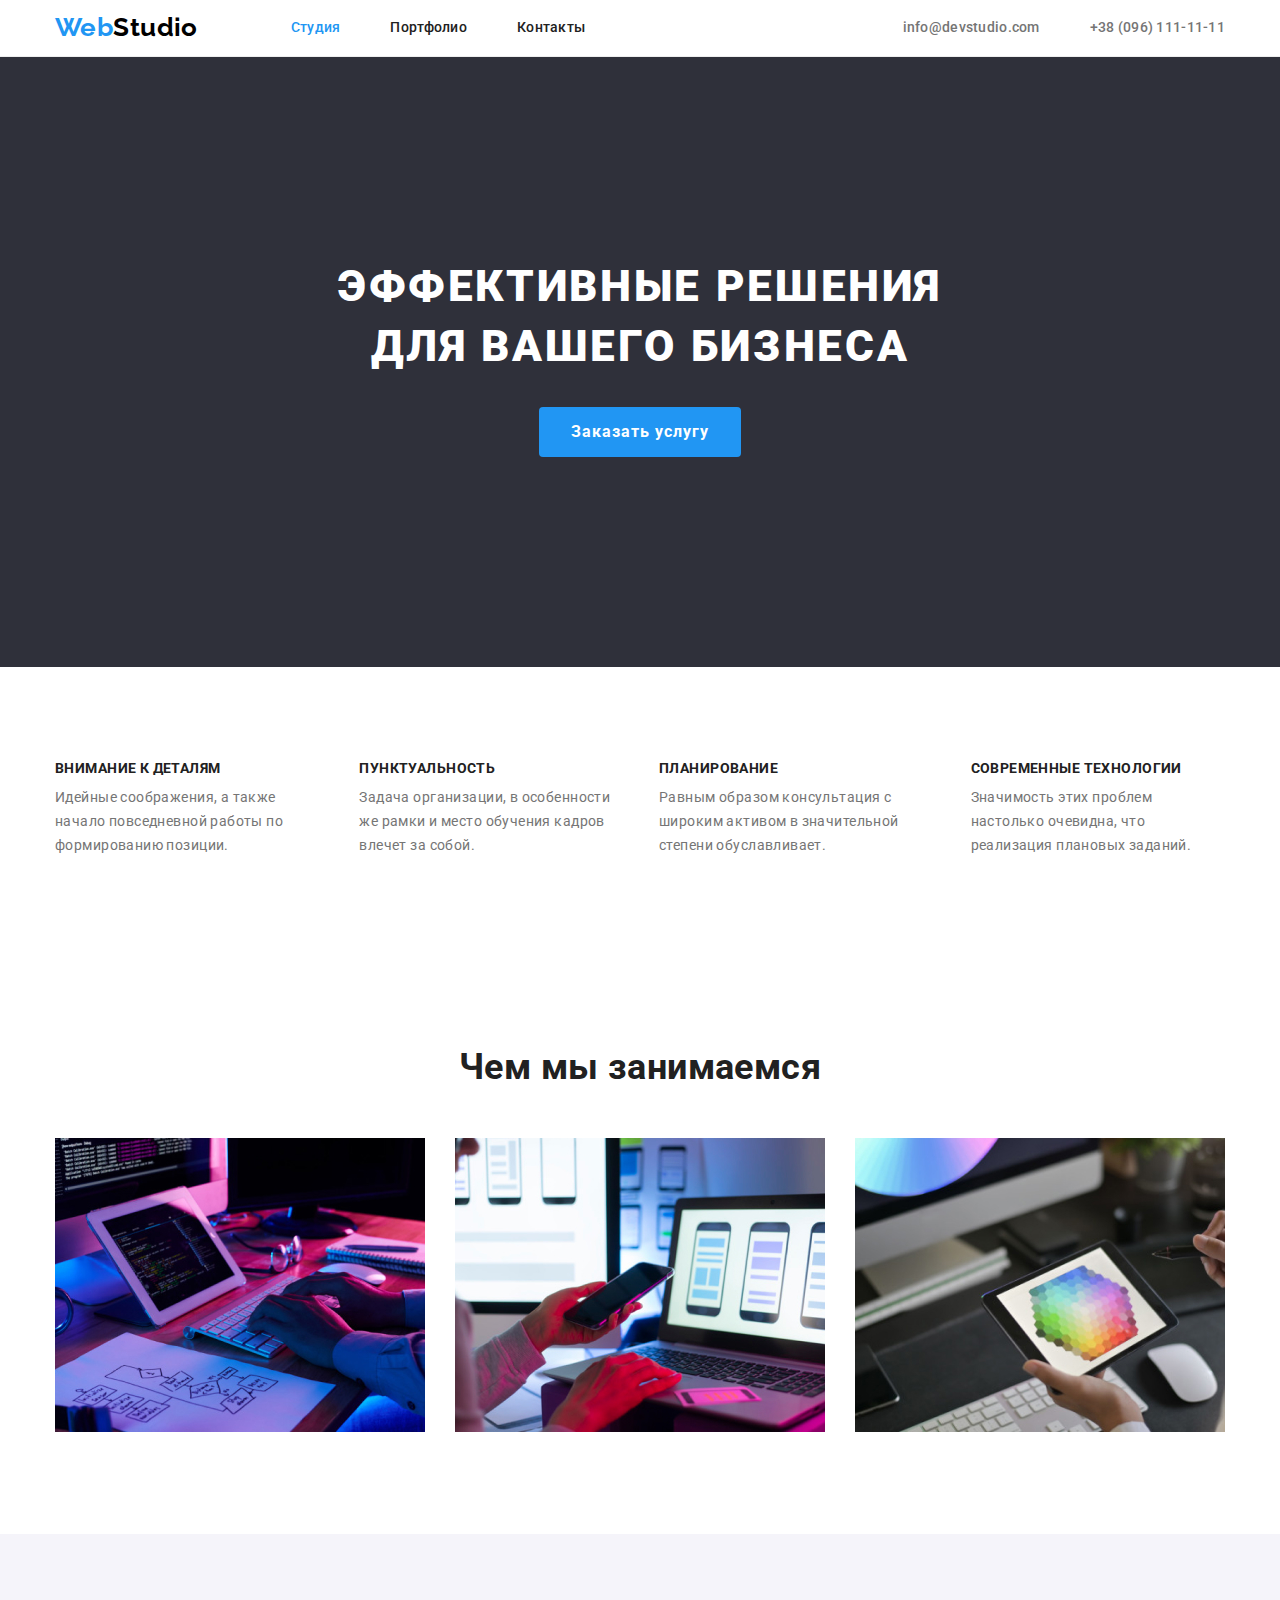
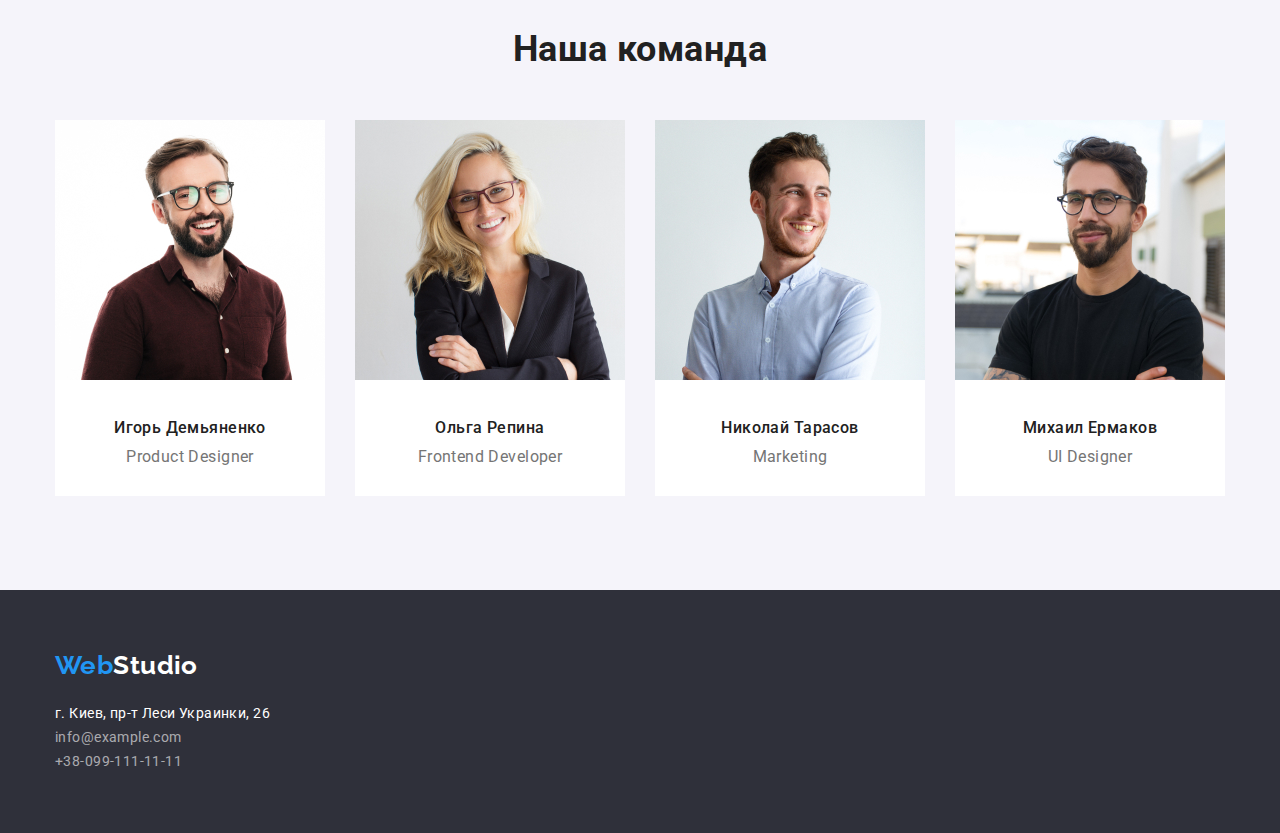
<file: index.html>
<!DOCTYPE html>
<html lang="en">
  <head>
    <meta charset="utf-8" />
    <meta name="description" content="Изучение основ HTML5 для новичков" />
    <title>PageMaket</title>
    <link
      href="https://fonts.googleapis.com/css2?family=Raleway:wght@700&family=Roboto:wght@400;500;700;900&display=swap"
      rel="stylesheet"
    />
    <!-- Нормализатор -->
    <link
      rel="stylesheet"
      href="https://cdnjs.cloudflare.com/ajax/libs/modern-normalize/0.7.0/modern-normalize.min.css"
    />

    <link rel="stylesheet" href="./css/style.css" />
  </head>

  <body class="body">
    <!--Шапка сайта-->
    <header class="header">
      <div class="container menu">
      <nav class="nav">
        <a href="./index.html" class="logo"
          ><span class="accent-logo">Web</span>Studio</a
        >

        <ul class="site-nav list">
          <li class="item"><a href="./index.html" class="link-current">Студия</a></li>
          <li class="item"><a href="./portfolio.html" class="link">Портфолио</a></li>
          <li class="item"><a href="" class="link">Контакты</a></li>
        </ul>
      </nav>

      <ul class="adress list">
        <li class="item">
          <a href="mailto:info@devstudio.com" class="email-tel"
            >info@devstudio.com</a
          >
        </li>
        <li class="item">
          <a href="tel:+38096-111-11-11" class="email-tel"
            >+38 (096) 111-11-11</a
          >
        </li>
      </ul>
    </div>
    </header>
    <main>
      <!--Герой-->
      <section class="hero">
        <h1 class="hero-title">
          Эффективные решения <br />
          для вашего бизнеса
        </h1>
        <button type="button" class="hero-button">Заказать услугу</button>
      </section>
      <!--Наши особенности-->
      <section class="section-feature">
        <div class="container">
        <!-- <h2 class="section-title">Особенности</h2> -->
        <ul class="list-feature list">
          <li class="feature">
            <h3 class="list-title">Внимание к деталям</h3>
            <p>
              Идейные соображения, а также начало повседневной работы по
              формированию позиции.
            </p>
          </li>
          <li class="feature">
            <h3 class="list-title">Пунктуальность</h3>
            <p>
              Задача организации, в особенности же рамки и место обучения кадров
              влечет за собой.
            </p>
          </li>
          <li class="feature">
            <h3 class="list-title">Планирование</h3>
            <p>
              Равным образом консультация с широким активом в значительной
              степени обуславливает.
            </p>
          </li>
          <li class="feature">
            <h3 class="list-title">Современные технологии</h3>
            <p>
              Значимость этих проблем настолько очевидна, что реализация
              плановых заданий.
            </p>
          </li>
        </ul>
      </div>
      </section>
      <!--Примеры работ-->
      <section class="section">
        <div class="container">
        <h2 class="section-title">Чем мы занимаемся</h2>
        <ul class="list-example list">
          <li class="example">
            <a  href="" class="picture"
              ><img
                src="./index_images/box1.jpg"
                alt="Рабочее место"
                width="370"
              />
            </a>
          </li>
          <li class="example">
            <a href="" class="picture"
              ><img
                src="./index_images/box2.jpg"
                alt="Ноутбук и айфон"
                width="370"
              />
            </a>
          </li>
          <li class="example">
            <a href="" class="picture"
              ><img src="./index_images/box3.jpg" alt="Планшет" width="370" />
            </a>
          </li>
        </ul>
      </div>
      </section>
      <!--Наша команда-->
      <section class="section-team">
        <div class="container">
        <h2 class="section-title">Наша команда</h2>
        <ul class="list-team list">
          <li class="team">
              <img
              src="./index_images/img_team1.jpg"
              alt="Фото мальчика"
              width="270"
            />
            <h3 class="list-title">Игорь Демьяненко</h3>
            <p class="text">Product Designer</p>
          </li>
          <li class="team">
               <img
              src="./index_images/img_team2.jpg"
              alt="Фото девочки"
              width="270"
            />
            <h3 class="list-title">Ольга Репина</h3>
            <p class="text">Frontend Developer</p>
          </li>
          <li class="team">
                <img
              src="./index_images/img_team3.jpg"
              alt="Фото мальчика"
              width="270"
            />
            <h3 class="list-title">Николай Тарасов</h3>
            <p class="text">Marketing</p>
          </li>
          <li class="team">
                        <img
              src="./index_images/img_team4.jpg"
              alt="Фото мальчика"
              width="270"
            />
            <h3 class="list-title">Михаил Ермаков</h3>
            <p class="text">UI Designer</p>
          </li> 
        </ul>
      </div>
      </section>
    </main>
    <!--Футер-->
    <footer class="footer">
      <div class="container"> 
      <a href="/" class="logo"><span class="accent-logo">Web</span>Studio</a>
      <address class="adress">
        г. Киев, пр-т Леси Украинки, 26 <br />
        <a href="mailto:info@example.com" class="email-tel">info@example.com</a>
        <br />
        <a href="tel:+38-099-111-11-11" class="email-tel">+38-099-111-11-11</a>
      </address>
     </div> 
    </footer>
  </body>
</html>
</file>
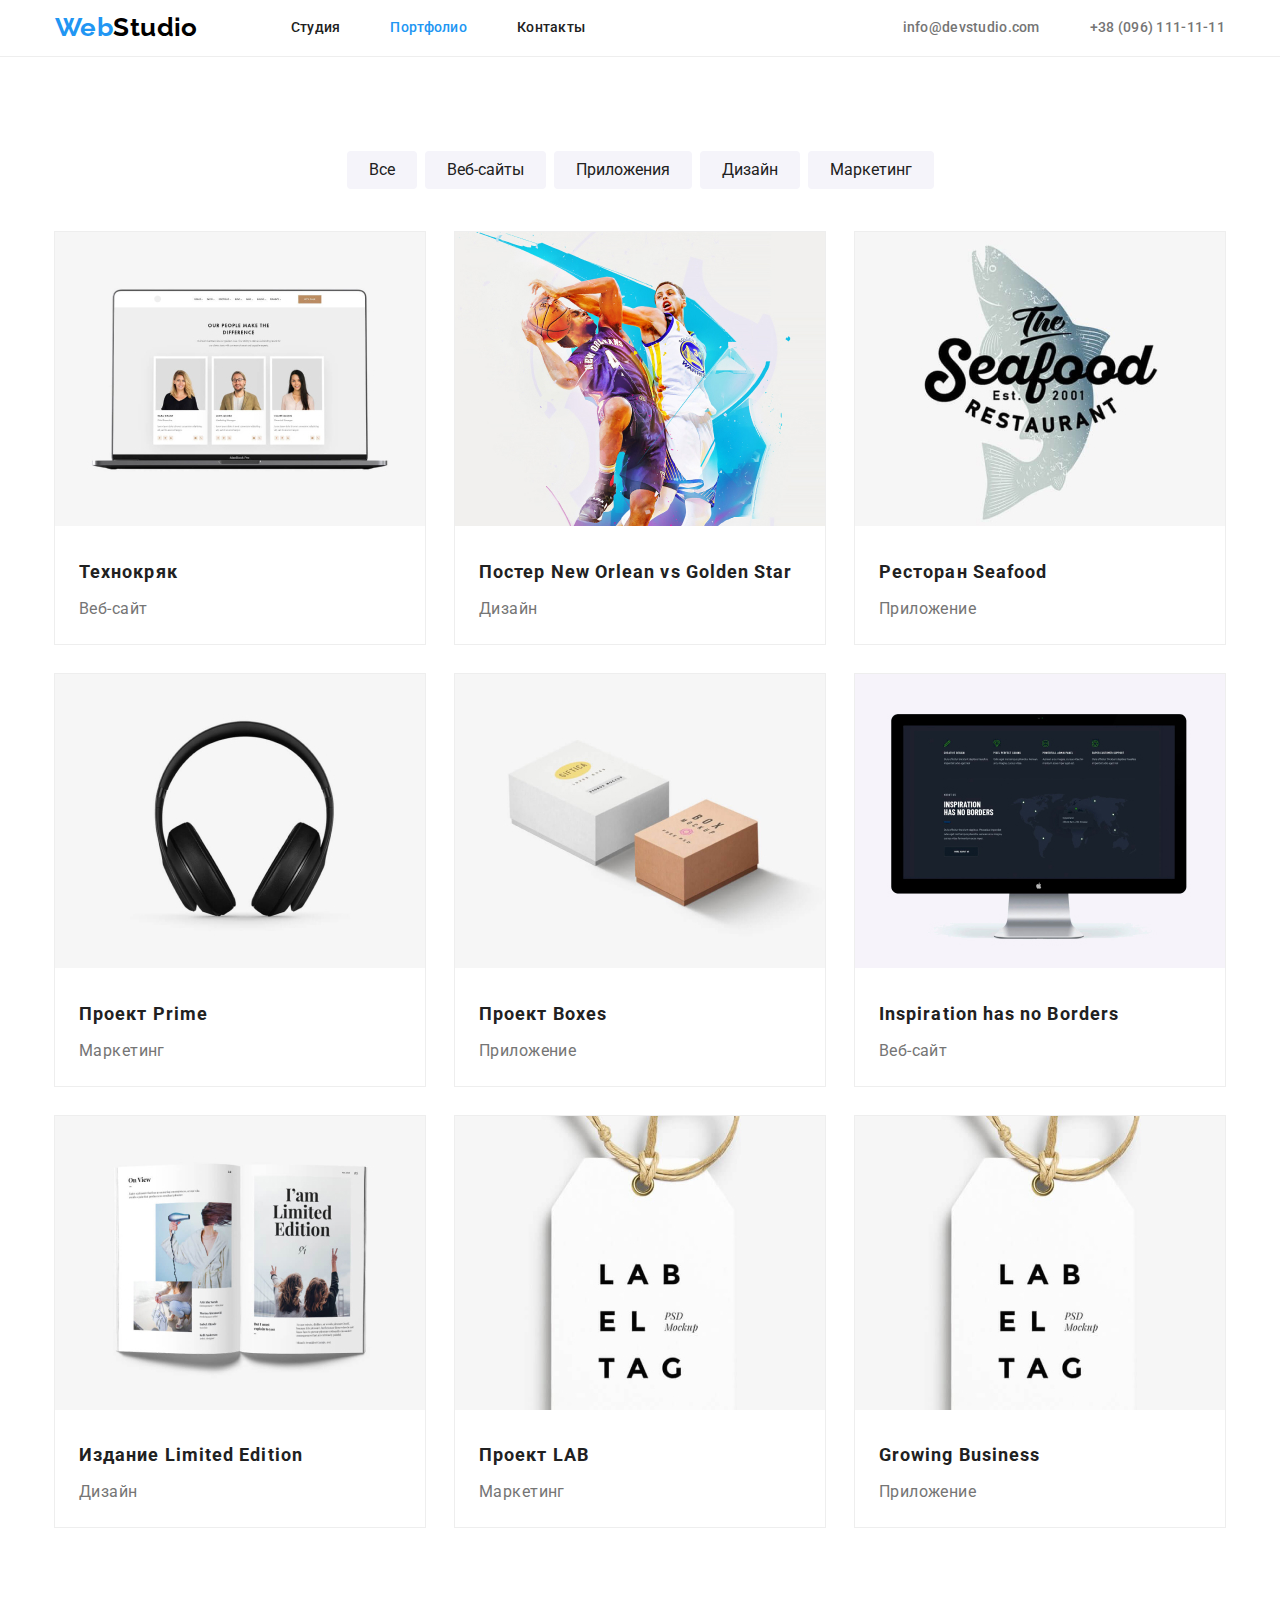
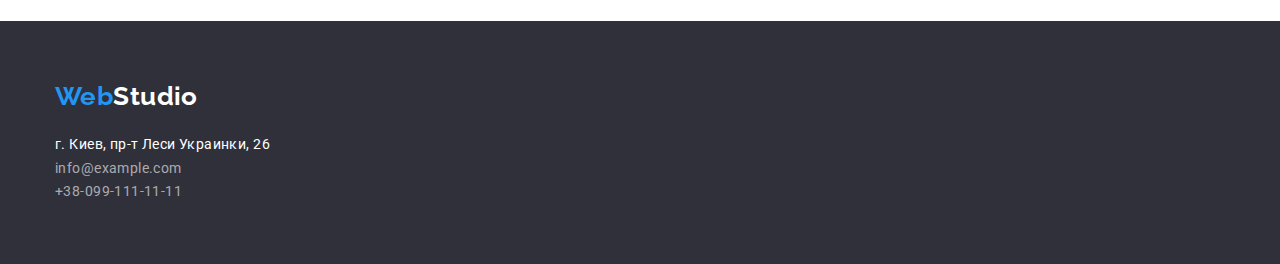
<file: portfolio.html>
<!DOCTYPE html>
<html lang="en">
  <head>
    <meta charset="UTF-8" />
    <meta name="viewport" content="width=device-width, initial-scale=1.0" />
    <title>Portfolio</title>
    <link
      href="https://fonts.googleapis.com/css2?family=Raleway:wght@700&family=Roboto:wght@400;500;700;900&display=swap"
      rel="stylesheet"
    />
    <link
      rel="stylesheet"
      href="https://cdnjs.cloudflare.com/ajax/libs/modern-normalize/0.7.0/modern-normalize.min.css"
    />

    <link rel="stylesheet" href="./css/style.css" />
  </head>

  <body class="body">
    <!--Шапка сайта-->
    <header class="header">
      <div class="container menu">
        <nav class="nav">
          <a href="./index.html" class="logo"
            ><span class="accent-logo">Web</span>Studio</a
          >

          <ul class="site-nav list">
            <li class="item"><a href="./index.html" class="link">Студия</a></li>
            <li class="item">
              <a href="./portfolio.html" class="link-current">Портфолио</a>
            </li>
            <li class="item"><a href=" " class="link">Контакты</a></li>
          </ul>
        </nav>

        <ul class="adress list">
          <li class="item">
            <a href="mailto:info@devstudio.com" class="email-tel"
              >info@devstudio.com</a
            >
          </li>
          <li class="item">
            <a href="tel:+38096-111-11-11" class="email-tel"
              >+38 (096) 111-11-11</a
            >
          </li>
        </ul>
      </div>
    </header>
    <main>
      <!--Портфолио-->
      <!-- <h1>Виды работ</h1> -->
      <div class="container-filter">
        <ul class="portfolio list">
          <li class="filter">
            <button type="button" class="button">Все</button>
          </li>
          <li class="filter">
            <button type="button" class="button">Веб-сайты</button>
          </li>
          <li class="filter">
            <button type="button" class="button">Приложения</button>
          </li>
          <li class="filter">
            <button type="button" class="button">Дизайн</button>
          </li>
          <li class="filter">
            <button type="button" class="button">Маркетинг</button>
          </li>
        </ul>
      </div>
      <section class="section-gallery">
        <div class="container">
          <ul class="list-gallery list">
            <li class="gallery">
              <a href="" class="picture"
                ><img
                  src="./portfolio_images/img1.jpg"
                  alt="фото людей"
                  width="370"
                />
              </a>
              <h3 class="name-project">Технокряк</h3>
              <p class="name-work">Веб-сайт</p>
            </li>
            <li class="gallery">
              <a href="" class="picture"
                ><img
                  src="./portfolio_images/img2.jpg"
                  alt="спортсмены"
                  width="370"
                />
              </a>
              <h3 class="name-project">Постер New Orlean vs Golden Star</h3>
              <p class="name-work">Дизайн</p>
            </li>
            <li class="gallery">
              <a href="" class="picture"
                ><img
                  src="./portfolio_images/img3.jpg"
                  alt="лого ресторана"
                  width="370"
                />
              </a>
              <h3 class="name-project">Ресторан Seafood</h3>
              <p class="name-work">Приложение</p>
            </li>
            <li class="gallery">
              <a href="" class="picture"
                ><img
                  src="./portfolio_images/img4.jpg"
                  alt="наушники"
                  width="370"
                />
              </a>
              <h3 class="name-project">Проект Prime</h3>
              <p class="name-work">Маркетинг</p>
            </li>
            <li class="gallery">
              <a href="" class="picture"
                ><img
                  src="./portfolio_images/img5.jpg"
                  alt="коробки"
                  width="370"
                />
              </a>
              <h3 class="name-project">Проект Boxes</h3>
              <p class="name-work">Приложение</p>
            </li>
            <li class="gallery">
              <a href="" class="picture"
                ><img
                  src="./portfolio_images/img6.jpg"
                  alt="монитор"
                  width="370"
                />
              </a>
              <h3 class="name-project">Inspiration has no Borders</h3>
              <p class="name-work">Веб-сайт</p>
            </li>
            <li class="gallery">
              <a href="" class="picture"
                ><img
                  src="./portfolio_images/img7.jpg"
                  alt="журнал"
                  width="370"
                />
              </a>
              <h3 class="name-project">Издание Limited Edition</h3>
              <p class="name-work">Дизайн</p>
            </li>
            <li class="gallery">
              <a href="" class="picture"
                ><img
                  src="./portfolio_images/img8.jpg"
                  alt="лэйба"
                  width="370"
                />
              </a>
              <h3 class="name-project">Проект LAB</h3>
              <p class="name-work">Маркетинг</p>
            </li>
            <li class="gallery">
              <a href="" class="picture"
                ><img
                  src="./portfolio_images/img9.jpg"
                  alt="наушники"
                  width="370"
                />
              </a>
              <h3 class="name-project">Growing Business</h3>
              <p class="name-work">Приложение</p>
            </li>
          </ul>
        </div>
      </section>
    </main>
    <!--Футер-->
    <footer class="footer">
      <div class="container">
        <a href="/" class="logo"><span class="accent-logo">Web</span>Studio</a>
        <address class="adress">
          г. Киев, пр-т Леси Украинки, 26 <br />
          <a href="mailto:info@example.com" class="email-tel"
            >info@example.com</a
          >
          <br />
          <a href="tel:+38-099-111-11-11" class="email-tel"
            >+38-099-111-11-11</a
          >
        </address>
      </div>
    </footer>
  </body>
</html>
</file>
<file: css/style.css>
:root {
  --primary-text-colour: #757575;
  --title-text-colour: #212121;
  --accent-colour: #2196f3;
  --footer-text-colour: #ffffff;
  --background-buton: #f5f4fa;
  --primary-background-color: #e5e5e5;
  --sec-background-color: #f5f4fa;
  --background-header: #ffffff;
  --background-footer-hero: #2f303a;
}

.header {
  background-color: var(--background-header);
  border-bottom: 1px solid #eeeeee;
}

.body {
  /* background-color: var(--primary-background-color); */
  color: var(--primary-text-colour);
  font-family: Roboto, sans-serif;
  font-size: 14px;
  font-weight: 400;
  letter-spacing: 0.03em;
  line-height: 1.71;
  font-style: normal;
}

.accent-logo {
  color: var(--accent-colour);
}

.logo {
  color: #000000;
  font-family: Raleway, sans-serif;
  font-style: normal;
  font-weight: 700;
  font-size: 26px;
  line-height: 1.2;
  text-decoration: none;
}

footer .logo {
  color: #ffffff;
  font-family: Raleway, sans-serif;
  padding-bottom: 20px;
  display: block;
}

.list {
  list-style: none;
  padding: 0;
  margin: 0;
}

.list-feature {
  display: flex;
  flex: flex-wrap;
}

.feature {
  width: calc ((100%-90px)/4);
  margin-right: 30px;
}

.feature:nth-child(4n) {
  margin-right: 0;
}

.header .email-tel {
  color: var(--primary-text-colour);
  font-weight: 500;
  line-height: 1.2;
  letter-spacing: 0.02em;
  text-decoration: none;
}

.header .email-tel:hover,
.header .email-tel:focus {
  color: var(--accent-colour);
}

.section-team {
  background-color: var(--sec-background-color);
}

.link {
  display: block;
  padding-top: 20px;
  padding-bottom: 20px;

  color: var(--title-text-colour);
  font-weight: 500;
  line-height: 1.14;
  letter-spacing: 0.02em;
  text-decoration: none;
}

.link:hover,
.link:focus {
  color: var(--accent-colour);
}
.link-current {
  display: block;
  padding-top: 20px;
  padding-bottom: 20px;

  color: var(--accent-colour);
  font-weight: 500;
  line-height: 1.14;
  letter-spacing: 0.02em;
  text-decoration: none;
}
.section-title {
  color: var(--title-text-colour);
  font-weight: 700;
  font-size: 36px;
  line-height: 1.17;
  text-align: center;
  margin: 0;
  padding-top: 94px;
  padding-bottom: 50px;
}

.hero {
  background-color: var(--background-footer-hero);
  text-align: center;
  padding-top: 200px;
  padding-bottom: 210px;
  /* outline: 1px solid red; */
}
.hero-title {
  color: #ffffff;
  font-weight: 900;
  font-size: 44px;
  line-height: 1.36;
  letter-spacing: 0.06em;
  text-transform: uppercase;
  margin: 0;
  padding-bottom: 30px;
  /* outline: 1px solid red; */
}

.section {
  padding-bottom: 94px;
}
.section-feature {
  padding-bottom: 94px;
  padding-top: 94px;
}

.section-feature .list-title {
  color: var(--title-text-colour);
  font-size: 14px;
  font-weight: 700;
  line-height: 1.14;
  text-transform: uppercase;
  margin: 0;
  padding-bottom: 10px;
}

.section-team .list-title {
  text-align: center;
  color: var(--title-text-colour);
  font-weight: 500;
  font-size: 16px;
  line-height: 1.19;
  margin: 0;
  padding-top: 30px;
  padding-bottom: 10px;
}

.section-team .text {
  text-align: center;
  padding-bottom: 30px;
  font-size: 16px;
  line-height: 1.19;
  margin-top: 0;
  margin-bottom: 0;
}

.footer {
  background-color: var(--background-footer-hero);
  padding-top: 60px;
  padding-bottom: 60px;
}

.adress {
  display: flex;
  margin-left: auto;
  color: #ffffff;
  font-style: normal;
}

.footer .adress {
  display: block;
}

.footer .email-tel {
  color: rgba(255, 255, 255, 0.6);
  text-decoration: none;
}
.email-tel:hover,
.email-tel:focus {
  color: var(--accent-colour);
}

.button {
  border-radius: 4px;
  padding: 6px 22px;
  color: var(--title-text-colour);
  background-color: var(--sec-background-color);
  font-size: 16px;
  line-height: 1.62;
  font-family: inherit;
  border: none;
}
.button:hover,
.button:focus {
  color: #ffffff;
  background-color: var(--accent-colour);
}

.hero-button {
  border-radius: 4px;
  padding: 10px 32px;
  border-width: 0;
  color: #ffffff;
  background-color: var(--accent-colour);
  font-weight: 700;
  font-size: 16px;
  line-height: 1.87;
  letter-spacing: 0.06em;
  font-family: inherit;
  /* outline: 1px solid red; */
}

.name-work {
  font-size: 16px;
  line-height: 1.87;
  padding-bottom: 20px;
  padding-left: 24px;
}
.name-project {
  color: var(--title-text-colour);
  font-weight: bold;
  font-size: 18px;
  line-height: 2;
  letter-spacing: 0.06em;
  padding-top: 20px;
  padding-bottom: 4px;
  padding-left: 24px;
  margin: 0px;
}

.container {
  width: 1200px;
  padding-left: 15px;
  padding-right: 15px;
  margin-left: auto;
  margin-right: auto;
  /* outline: 1px solid red; */
}

.container-filter {
  margin-left: auto;
  margin-right: auto;
  /* outline: 1px solid red; */
}
.container-filter .list {
  display: flex;
  justify-content: center;
  margin-top: 94px;
  margin-bottom: 43px;
}

p {
  margin-top: 0;
  margin-bottom: 0;
}
.nav {
  display: flex;
  align-items: center;
}
.site-nav {
  display: flex;
  margin-left: 93px;
}

.site-nav .item + .item {
  margin-left: 50px;
}
.adress .item + .item {
  margin-left: 50px;
}

.menu {
  display: flex;
  align-items: center;
}

.section-gallery {
  padding-bottom: 94px;
}

.list-gallery {
  display: flex;
  flex-wrap: wrap;
}

.gallery {
  width: calc((100% - 30px * 2) / 3);
  margin-right: 30px;
  margin-bottom: 30px;
  outline: 1px solid #eeeeee;
}

.gallery:nth-child(3n) {
  margin-right: 0;
}

.gallery:nth-last-child(-n + 3) {
  margin-bottom: 0;
}
.picture {
  display: inline-block;
}

.portfolio .filter + .filter {
  margin-left: 8px;
}
.list-example {
  display: flex;
  flex: flex-wrap;
}
.example {
  width: calc((100% - 30px * 2) / 3);
  margin-right: 30px;
}
.example:nth-child(3n) {
  margin-right: 0;
}

.list-team {
  display: flex;
  flex-wrap: wrap;
  padding-bottom: 94px;
}

.team {
  width: calc((100% - 30px * 3) / 4);
  margin-right: 30px;
  background-color: #ffffff;
}
.team:nth-child(4n) {
  margin-right: 0;
}
</file>
